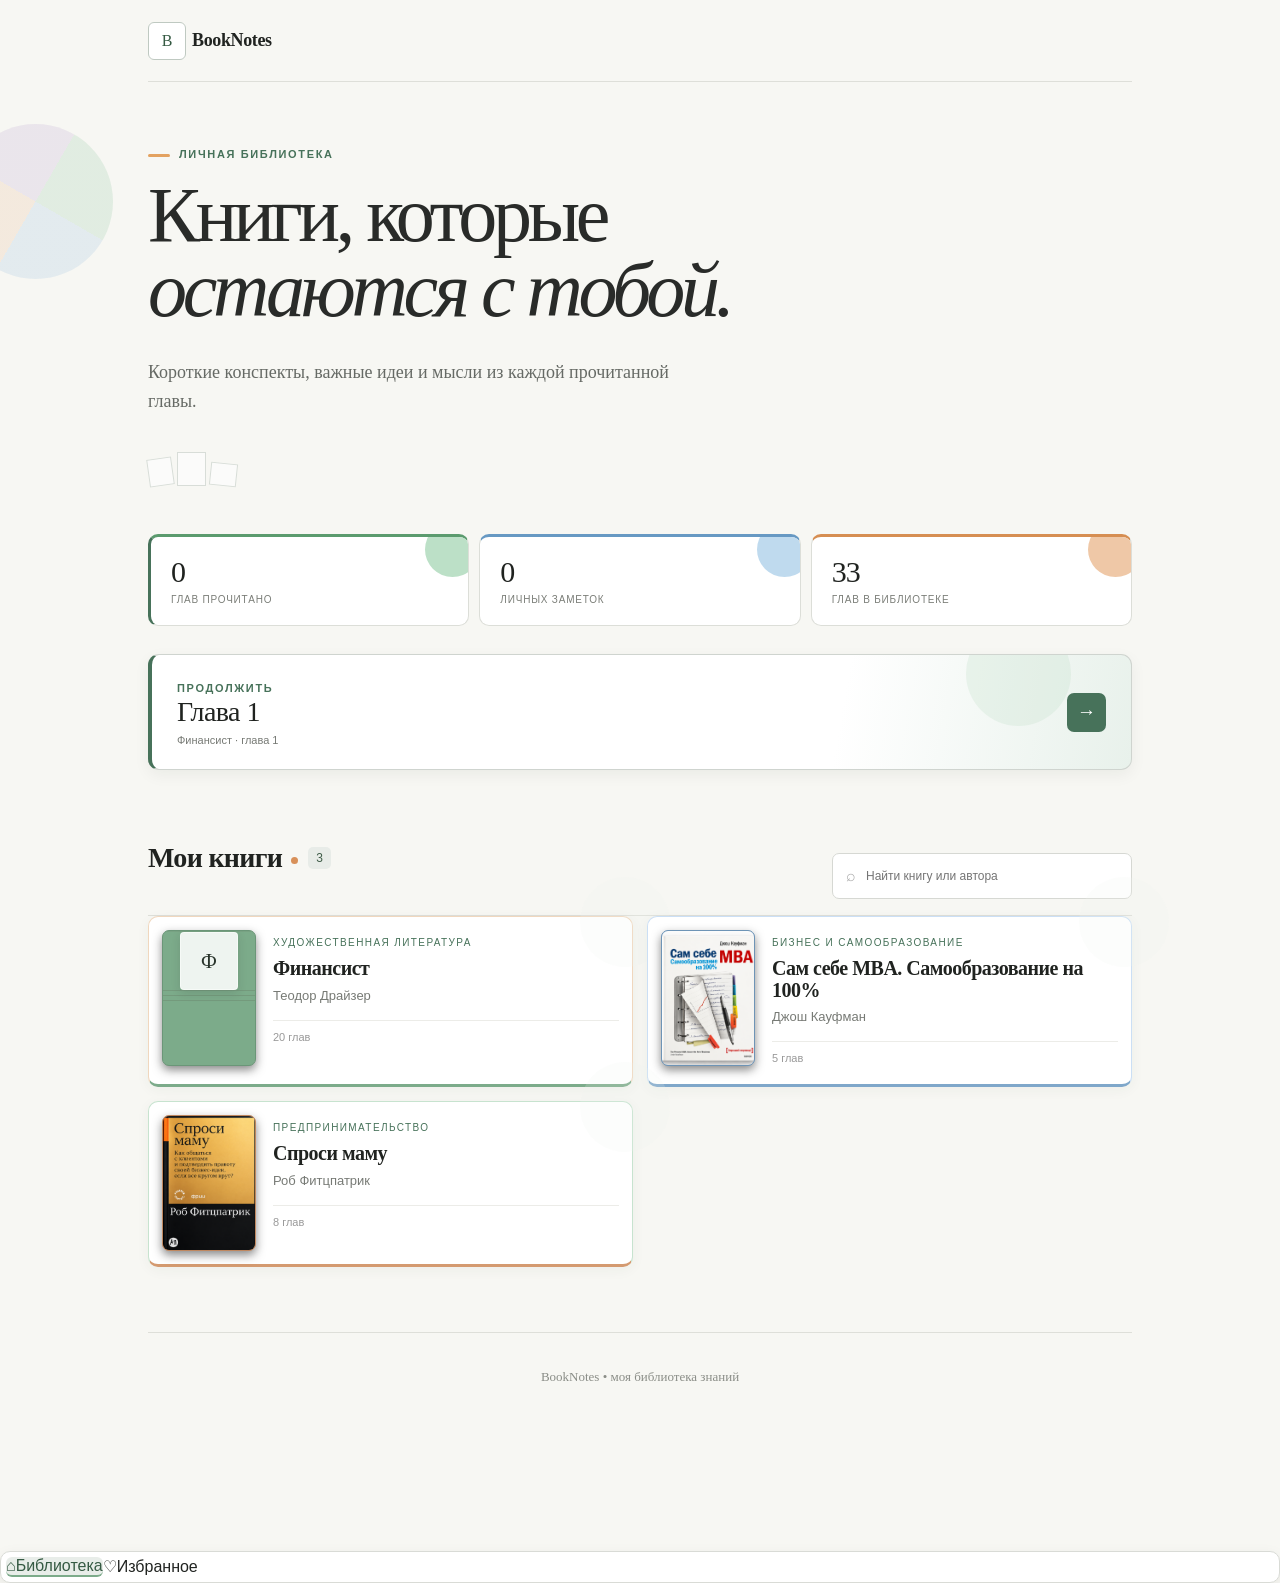
<file: index.html>
<!doctype html><html lang="ru"><head><meta charset="UTF-8"><meta name="viewport" content="width=device-width,initial-scale=1,viewport-fit=cover"><meta name="theme-color" content="#faf9f6" media="(prefers-color-scheme: light)"><meta name="theme-color" content="#151a1b" media="(prefers-color-scheme: dark)"><meta name="color-scheme" content="light dark"><meta name="description" content="Личная библиотека конспектов книг"><meta name="apple-mobile-web-app-capable" content="yes"><meta name="apple-mobile-web-app-title" content="BookNotes"><meta name="mobile-web-app-capable" content="yes"><meta name="apple-mobile-web-app-status-bar-style" content="default"><link rel="manifest" href="./manifest.webmanifest?v=41"><link rel="icon" href="./%D0%98%D0%BA%D0%BE%D0%BD%D0%B0%20%D0%B1%D0%B5%D1%81%D1%82%20.png?icon=41" type="image/png"><link rel="apple-touch-icon" href="./%D0%98%D0%BA%D0%BE%D0%BD%D0%B0%20%D0%B1%D0%B5%D1%81%D1%82%20.png?icon=41"><link rel="stylesheet" href="styles.css?v=53"><title>BookNotes</title></head><body><div class="paper-grain"></div><main id="app"></main><nav id="bottomNav" class="bottom-nav"></nav><div id="toast" class="toast"></div><script src="data.js?v=63"></script><script src="finansist-chapters-7-8.js?v=1"></script><script src="finansist-chapters-9-10.js?v=1"></script><script src="finansist-chapter-13.js?v=1"></script><script src="finansist-chapter-14.js?v=1"></script><script src="finansist-chapter-15.js?v=2"></script><script src="finansist-chapters-16-17.js?v=1"></script><script src="finansist-chapters-18-19.js?v=1"></script><script src="finansist-chapter-20.js?v=1"></script><script src="app-v33.js?v=58"></script></body></html>
</file>
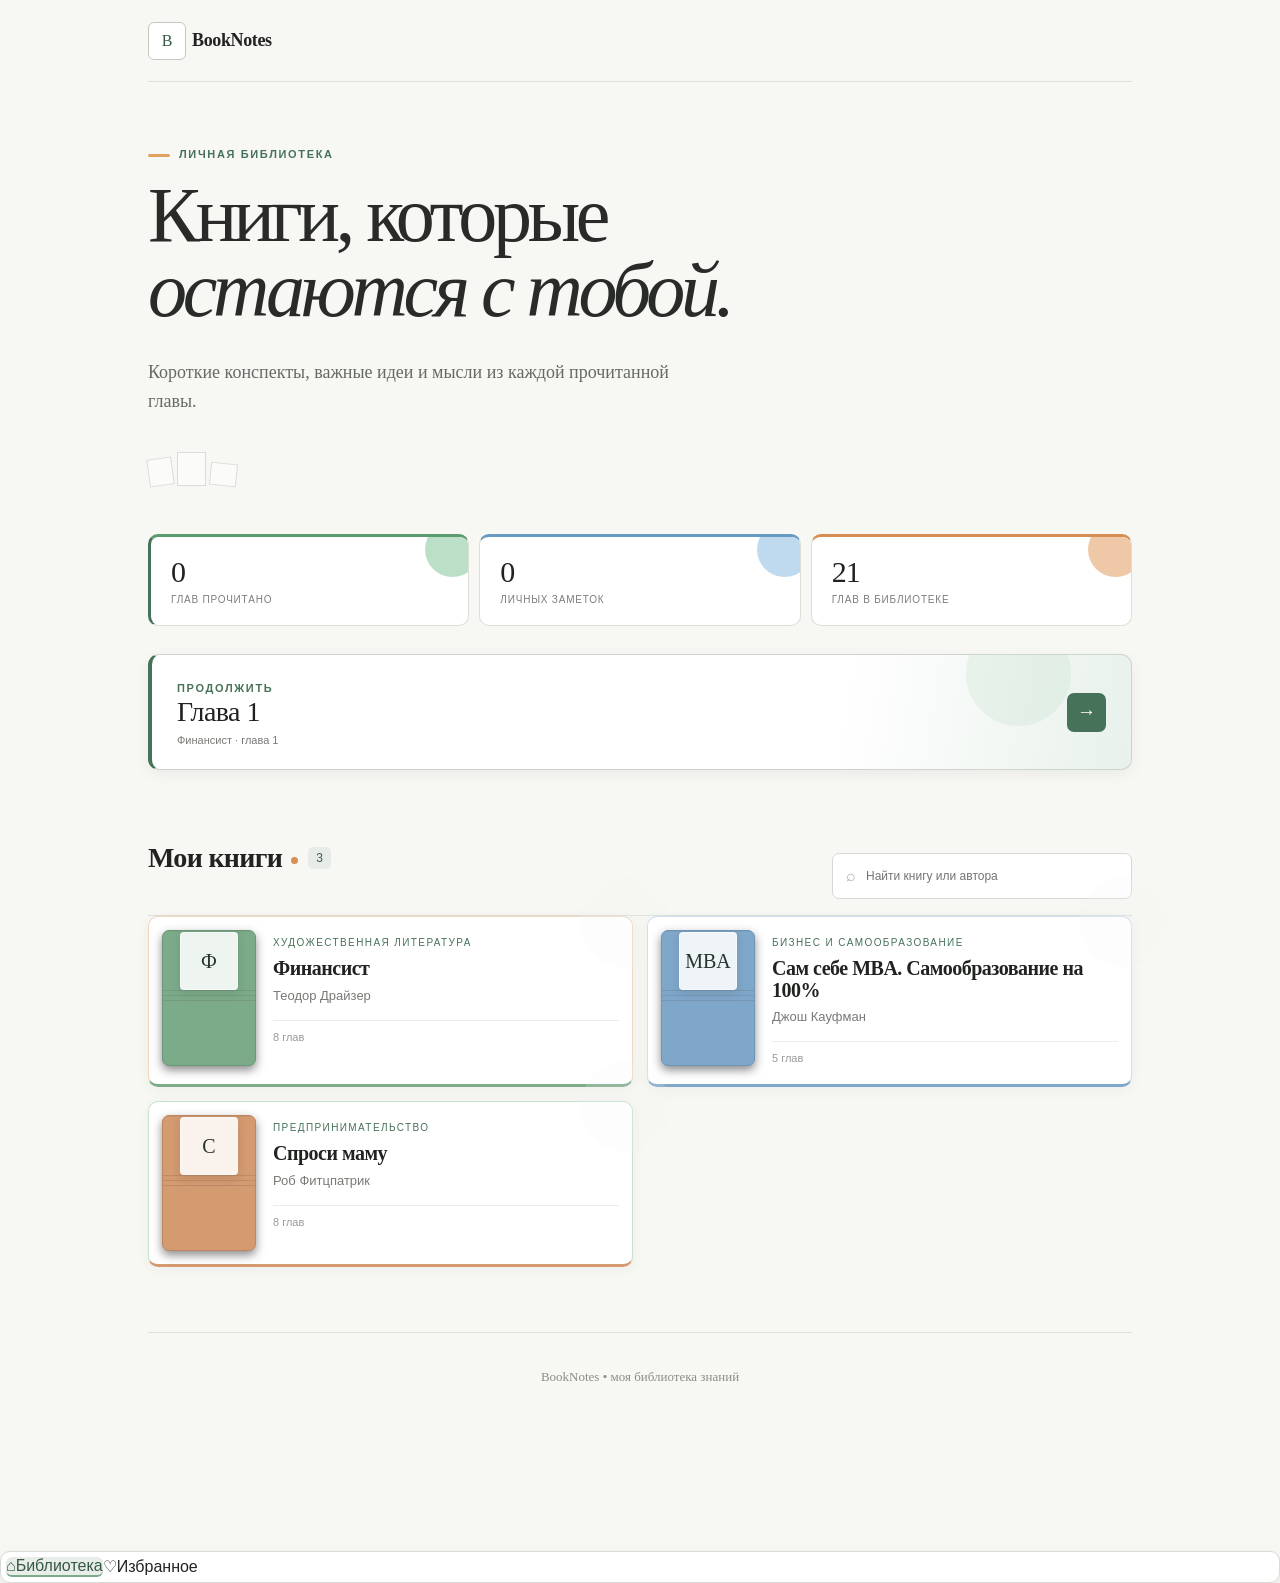
<file: fresh-v26.html>
<!doctype html><html lang="ru"><head><meta charset="UTF-8"><meta name="viewport" content="width=device-width,initial-scale=1,viewport-fit=cover"><meta name="theme-color" content="#faf9f6"><meta name="description" content="Личная библиотека конспектов книг"><meta name="apple-mobile-web-app-capable" content="yes"><meta name="apple-mobile-web-app-status-bar-style" content="default"><link rel="manifest" href="manifest.webmanifest?v=24"><link rel="icon" href="icon.svg?v=23" type="image/svg+xml"><link rel="apple-touch-icon" sizes="512x512" href="apple-touch-icon.png?v=24"><link rel="stylesheet" href="styles.css?v=26"><title>BookNotes</title></head><body><div class="paper-grain"></div><main id="app"></main><nav id="bottomNav" class="bottom-nav"></nav><div id="toast" class="toast"></div><script src="data.js?v=26"></script><script src="app-v26.js"></script></body></html>
</file>
<file: styles.css>
:root{--bg:#faf9f6;--ink:#22211f;--muted:#77736d;--line:#e9e5de;--paper:#fff;--serif:Georgia,"Times New Roman",serif;--sans:Inter,ui-sans-serif,-apple-system,BlinkMacSystemFont,"Segoe UI",sans-serif}*{box-sizing:border-box}html{background:var(--bg);scroll-behavior:smooth}body{margin:0;color:var(--ink);font-family:var(--sans);background:var(--bg);padding-bottom:0}a{color:inherit;text-decoration:none}button,input,textarea{font:inherit}.shell{width:min(1040px,100%);margin:auto;padding:0 28px 70px}.topbar{height:82px;display:grid;grid-template-columns:44px 1fr 44px;align-items:center;border-bottom:1px solid var(--line)}.brand{text-align:center;font-family:var(--serif);font-weight:700;font-size:18px}.brand-mark,.icon-btn{width:38px;height:38px;border:1px solid var(--line);display:grid;place-items:center;border-radius:50%;font-family:var(--serif);background:#fff}.icon-btn{font-size:21px}.top-decoration{text-align:right;color:#aaa49a;font-size:25px}.hero{padding:90px 0 70px;max-width:760px}.eyebrow{font-size:11px;letter-spacing:.2em;font-weight:700;color:#989187;margin:0 0 18px}.hero h1,.book-hero h1,.note h1,.saved-head h1{font-family:var(--serif);font-weight:400;letter-spacing:-.045em;margin:0}.hero h1{font-size:clamp(48px,8vw,82px);line-height:.98}.hero h1 em{font-weight:400;color:#80776b}.lead{font-family:var(--serif);color:var(--muted);font-size:18px;line-height:1.6;max-width:530px;margin:30px 0}.book-line{display:flex;align-items:flex-end;gap:4px;width:100px;height:34px;margin-top:35px}.book-line span,.book-line i{display:block;border:1px solid #bcb5aa;background:#fff}.book-line span:first-child{width:25px;height:28px;transform:rotate(-8deg)}.book-line i{width:29px;height:34px}.book-line span:last-child{width:27px;height:23px;transform:rotate(6deg)}.section{padding:30px 0 65px}.section-head{display:flex;align-items:center;gap:10px;margin-bottom:25px}.section-head h2{font-family:var(--serif);font-size:28px;margin:0}.count{font-size:12px;color:#999;background:#eeece7;border-radius:99px;padding:4px 8px}.library-tools{display:flex;justify-content:space-between;align-items:flex-start;gap:20px}.search{width:300px;height:42px;border:1px solid var(--line);background:#fff;border-radius:12px;display:flex;align-items:center;padding:0 13px;gap:8px;color:#aaa}.search input{border:0;outline:0;width:100%;background:transparent;color:var(--ink);font-size:13px}.books-grid{display:grid;grid-template-columns:repeat(2,minmax(0,1fr));gap:18px}.book-card{background:var(--paper);border:1px solid var(--line);border-radius:18px;padding:20px;display:flex;gap:22px;transition:.2s}.book-card:hover{transform:translateY(-2px);box-shadow:0 12px 35px #29251d0b}.cover,.mini-cover{background:var(--accent);box-shadow:inset 7px 0 10px #0000000b,4px 7px 12px #29251d12}.cover{width:112px;height:158px;flex:none;border-radius:5px 9px 9px 5px;padding:13px;display:flex;flex-direction:column}.cover-rule{height:1px;background:#4d463a33}.cover-symbol{font-family:var(--serif);font-size:35px;margin:auto;text-align:center;color:#423c33}.cover-lines{display:grid;gap:4px}.cover-lines span{height:1px;background:#4d463a2a}.book-meta{padding:7px 0;min-width:0;flex:1}.book-meta>p{font-size:10px;letter-spacing:.14em;color:#999;margin:0 0 10px;text-transform:uppercase}.book-meta h3{font-family:var(--serif);font-size:22px;line-height:1.15;margin:0 0 8px}.book-meta>span{font-size:13px;color:var(--muted)}.progress,.hero-progress>span{display:block;height:4px;border-radius:9px;background:#efede8;overflow:hidden}.progress{margin-top:25px}.progress i,.hero-progress i{height:100%;display:block;background:#81796d;border-radius:9px}.book-foot{display:flex;justify-content:space-between;margin-top:8px;font-size:11px;color:#999}.book-foot b{font-weight:600}footer{text-align:center;color:#aaa49a;font-family:var(--serif);font-size:13px;border-top:1px solid var(--line);padding:35px 0}.book-hero{display:flex;gap:30px;align-items:center;padding:65px 0 45px;border-bottom:1px solid var(--line)}.book-title{flex:1}.book-hero h1{font-size:clamp(38px,6vw,62px)}.author{color:var(--muted);font-family:var(--serif);font-style:italic}.mini-cover{width:100px;height:135px;border-radius:5px 8px 8px 5px;display:flex;flex-direction:column;padding:12px}.mini-cover .cover-symbol{font-size:38px}.hero-progress{max-width:280px;margin-top:22px}.hero-progress>span{height:5px}.hero-progress b{font-size:10px;color:#999;display:block;margin-top:7px;font-weight:500}.chapter-list{border-top:1px solid var(--line)}.chapter-row{display:grid;grid-template-columns:55px 1fr 30px;gap:18px;padding:24px 4px;border-bottom:1px solid var(--line);align-items:start}.chapter-number{font-family:var(--serif);color:#aaa49a;font-size:14px;padding-top:5px}.chapter-row h3{font-family:var(--serif);font-size:21px;margin:0 0 7px}.chapter-row p{color:var(--muted);font-size:13px;line-height:1.5;margin:0;max-width:650px}.status{color:#999;font-size:20px}.chapter-row.done .status{width:25px;height:25px;border-radius:50%;background:#e8eee8;color:#657465;display:grid;place-items:center;font-size:13px}.chapter-title-line{display:flex;gap:8px;align-items:center}.tiny-heart{font-size:11px;color:#8b756c}.reading-shell{max-width:800px}.note{padding:70px 0}.note-head{text-align:center;margin-bottom:55px}.note-head h1{font-size:clamp(42px,7vw,68px)}.read-time{font-size:12px;color:#999;margin-top:18px}.chapter-actions{display:flex;justify-content:center;gap:8px;margin-top:22px}.chapter-actions button,.personal-note button{border:1px solid var(--line);background:#fff;border-radius:99px;padding:10px 14px;font-size:11px;color:#615d57;cursor:pointer}.note-block{margin:38px 0}.intro{position:relative;border-top:1px solid var(--line);border-bottom:1px solid var(--line);padding:35px 20px;text-align:center}.intro p{font-family:var(--serif);font-size:21px;line-height:1.6;margin:0}.ornament{position:absolute;top:-10px;left:50%;transform:translateX(-50%);background:var(--bg);padding:0 12px;color:#aaa49a}.block-label,.quote-card span,.apply-card span,.personal-note span{font-size:10px;letter-spacing:.18em;font-weight:700;color:#999}.ideas{margin-top:10px}.idea{display:grid;grid-template-columns:45px 1fr;border-bottom:1px solid var(--line);padding:21px 0}.idea b{font-family:var(--serif);font-size:13px;color:#aaa49a;font-weight:400}.idea p{font-family:var(--serif);font-size:18px;line-height:1.55;margin:0}.quote-card{background:#efede7;border-radius:16px;padding:30px;margin:45px 0}.quote-card p{font-family:var(--serif);font-size:23px;line-height:1.45;margin:12px 0 0}.apply-card{border:1px solid var(--line);border-radius:16px;padding:24px;display:flex;gap:18px;background:#fff}.apply-icon{width:38px;height:38px;border-radius:50%;background:#f1efe9;display:grid;place-items:center;flex:none}.apply-card p{font-family:var(--serif);font-size:17px;line-height:1.5;margin:7px 0 0;color:#514d47}.personal-note{margin-top:45px;border-top:1px solid var(--line);padding-top:28px}.personal-note>div{display:flex;justify-content:space-between}.personal-note small{color:#aaa;font-size:10px}.personal-note textarea{width:100%;min-height:110px;resize:vertical;margin:15px 0 10px;border:1px solid var(--line);border-radius:14px;padding:15px;background:#fff;outline:none;color:var(--ink);line-height:1.5}.personal-note textarea:focus{border-color:#c7c0b5}.saved-head{padding:75px 0 30px}.saved-head h1{font-size:55px}.saved-head>p:last-child{font-family:var(--serif);color:var(--muted)}.empty{grid-column:1/-1;padding:50px;border:1px dashed #ddd7ce;border-radius:18px;text-align:center;font-family:var(--serif);font-size:20px;color:#777}.empty small{display:block;font-family:var(--sans);font-size:12px;color:#aaa;margin-top:8px}.empty.big{margin-top:15px}.bottom-nav{display:none}.toast{position:fixed;left:50%;bottom:25px;transform:translate(-50%,20px);background:#262522;color:#fff;padding:11px 16px;border-radius:99px;font-size:12px;opacity:0;pointer-events:none;transition:.2s;z-index:20}.toast.show{opacity:1;transform:translate(-50%,0)}
@media(max-width:720px){body{padding-bottom:72px}.shell{padding:0 18px 40px}.topbar{height:68px}.hero{padding:58px 0 48px}.hero h1{font-size:46px}.lead{font-size:16px}.library-tools{display:block}.search{width:100%;margin:-10px 0 22px}.books-grid{grid-template-columns:1fr}.book-card{padding:15px;gap:17px}.cover{width:94px;height:134px}.book-meta h3{font-size:20px}.book-hero{padding:42px 0 34px;gap:19px}.mini-cover{width:78px;height:108px}.book-hero h1{font-size:35px}.hero-progress{margin-top:16px}.chapter-row{grid-template-columns:36px 1fr 25px;gap:10px;padding:21px 0}.chapter-row p{display:-webkit-box;-webkit-line-clamp:2;-webkit-box-orient:vertical;overflow:hidden}.note{padding:45px 0}.note-head{margin-bottom:42px}.note-head h1{font-size:42px}.chapter-actions{flex-wrap:wrap}.intro{padding:30px 8px}.intro p{font-size:19px}.idea{grid-template-columns:38px 1fr}.idea p{font-size:17px}.quote-card{padding:24px}.quote-card p{font-size:21px}.personal-note>div{display:block}.personal-note small{display:block;margin-top:5px}.saved-head{padding:55px 0 20px}.saved-head h1{font-size:42px}.bottom-nav{position:fixed;left:50%;bottom:10px;transform:translateX(-50%);width:min(330px,calc(100% - 28px));height:58px;background:#ffffffed;backdrop-filter:blur(14px);border:1px solid var(--line);border-radius:18px;z-index:10;box-shadow:0 10px 35px #29251d14;align-items:center;justify-content:space-around;padding:5px}.bottom-nav a{width:50%;height:48px;display:flex;flex-direction:column;align-items:center;justify-content:center;gap:2px;font-size:9px;color:#999;border-radius:13px}.bottom-nav a span{font-size:19px;line-height:19px}.bottom-nav a.active{background:#f3f1ec;color:#403d38}.toast{bottom:82px}}
/* Colorful editorial refresh */
:root{--lav:#eee9ff;--blue:#e8f3ff;--mint:#e8f6ee;--peach:#fff0e4;--rose:#fbecef;--sun:#fff5cf}
.hero{position:relative}
.hero:after{content:"";position:absolute;right:3%;top:58px;width:210px;height:210px;border-radius:50%;background:radial-gradient(circle at 35% 35%,#fff8cf 0 24%,#f6e9ff 48%,#e8f4ff 72%,transparent 73%);opacity:.7;filter:blur(.2px);z-index:-1}
.hero .eyebrow{color:#8c78a8}.hero h1 em{background:linear-gradient(90deg,#7f6a9d,#bd7f76,#758e83);-webkit-background-clip:text;background-clip:text;color:transparent}
.book-line span:first-child{background:var(--peach);border-color:#e9c8b0}.book-line i{background:var(--lav);border-color:#cfc4e1}.book-line span:last-child{background:var(--mint);border-color:#bfd7c7}
.book-card{overflow:hidden;position:relative}.book-card:after{content:"";position:absolute;width:90px;height:90px;border-radius:50%;right:-38px;top:-40px;background:color-mix(in srgb,var(--accent,#ddd) 45%,white);opacity:.35}.book-card:nth-child(6n+1) .cover{--accent:#d9ccb7!important}.book-card:nth-child(6n+2) .cover{--accent:#cfdcf2!important}.book-card:nth-child(6n+3) .cover{--accent:#d5e7d8!important}.book-card:nth-child(6n+4) .cover{--accent:#efd5cc!important}.book-card:nth-child(6n+5) .cover{--accent:#ddd4ee!important}.book-card:nth-child(6n) .cover{--accent:#efe2b9!important}
.cover{position:relative;border:1px solid #ffffff66}.cover:after{content:"✦";position:absolute;right:10px;top:9px;font-size:9px;color:#5f574b66}.cover-symbol{width:52px;height:52px;border-radius:50%;display:grid;place-items:center;background:#ffffff55;border:1px solid #ffffff77}
.search{box-shadow:0 7px 24px #3b34270a}.search:focus-within{border-color:#cfc1e1;box-shadow:0 0 0 3px #eee9ff}
.mini-cover{position:relative}.mini-cover:after{content:"✦";position:absolute;right:10px;top:9px;color:#554b3f66;font-size:9px}
.chapter-row{transition:.2s}.chapter-row:hover{padding-left:10px;background:linear-gradient(90deg,#f7f3ff99,transparent);border-radius:12px}.chapter-row.done{background:linear-gradient(90deg,#eff8f2aa,transparent)}
.note-head:before{content:"✦  ·  ✧  ·  ✦";display:block;color:#b6a2ca;font-size:12px;letter-spacing:8px;margin-bottom:28px}
.intro{background:linear-gradient(135deg,#fff,#faf6ff 50%,#f4f9ff);border-radius:18px;border:1px solid #ebe5ef;padding:36px 28px}.intro .ornament{background:#faf7ff;color:#9c84b4;border-radius:50%}
.idea b{width:29px;height:29px;border-radius:50%;background:var(--blue);display:grid;place-items:center;color:#69809a}.idea:nth-child(2n) b{background:var(--mint);color:#678373}.idea:nth-child(3n) b{background:var(--peach);color:#9b7762}
.quote-card{background:linear-gradient(135deg,#fff4d4,#fff9e9);border:1px solid #f0dfaa;position:relative;overflow:hidden}.quote-card:after{content:"“";position:absolute;right:18px;top:-24px;font-family:var(--serif);font-size:110px;color:#e6ca6e2e}.quote-card span{color:#9d8242}
.apply-card{background:linear-gradient(135deg,#eef8f2,#f9fffb);border-color:#dcece2}.apply-icon{background:#dcefe3;color:#527363}.apply-card span{color:#668373}
.personal-note{background:linear-gradient(135deg,#f8f4ff,#fff);border:1px solid #e9e0f2;border-radius:18px;padding:24px;margin-top:45px}.personal-note span{color:#88709f}.personal-note textarea{border-color:#e7dfee;background:#ffffffcc}
.count{background:var(--lav);color:#7e6b92}.tiny-heart{color:#c27d87}
.bottom-nav a.active{background:linear-gradient(135deg,#f1ecff,#edf6ff);color:#5f5470}
.toast{background:linear-gradient(90deg,#39333f,#363b39)}
.saved-head{position:relative}.saved-head:after{content:"♡";position:absolute;right:5%;top:42px;font-family:var(--serif);font-size:110px;color:#eadde733;transform:rotate(10deg)}
@media(max-width:720px){.hero:after{width:135px;height:135px;right:-20px;top:35px;opacity:.55}.intro{padding:30px 18px}.personal-note{padding:18px}.book-card:hover{transform:none}.chapter-row:hover{padding-left:0}}

.dashboard{display:grid;grid-template-columns:repeat(3,1fr);gap:10px;margin:-22px 0 28px}.stat{background:#fff;border:1px solid var(--line);border-radius:16px;padding:20px}.stat b{font-family:var(--serif);font-size:30px;font-weight:400;display:block}.stat span{font-size:10px;color:#999;letter-spacing:.04em}.stat:nth-child(1){background:linear-gradient(135deg,#fff,#f0f8f3)}.stat:nth-child(2){background:linear-gradient(135deg,#fff,#f7f1ff)}.stat:nth-child(3){background:linear-gradient(135deg,#fff,#fff8e5)}
.continue-card{display:flex;justify-content:space-between;align-items:center;padding:25px 28px;border-radius:18px;background:linear-gradient(120deg,#262422,#403a43);color:#fff;margin-bottom:24px;box-shadow:0 14px 35px #29251d18;position:relative;overflow:hidden}.continue-card:after{content:"✦";position:absolute;right:72px;top:-30px;font-size:100px;color:#ffffff0d}.continue-card .eyebrow{color:#c9bccd;margin-bottom:8px}.continue-card h2{font-family:var(--serif);font-weight:400;margin:0;font-size:26px}.continue-card p{margin:6px 0 0;color:#bbb4b1;font-size:11px}.continue-card>b{font-size:28px;font-weight:300}
.chapter-nav{display:grid;grid-template-columns:1fr 1fr;gap:12px;border-top:1px solid var(--line);margin-top:45px;padding-top:24px}.chapter-nav a{border:1px solid var(--line);border-radius:15px;padding:18px;background:#fff;display:flex;flex-direction:column;gap:7px}.chapter-nav a.next{text-align:right;background:linear-gradient(135deg,#fff,#f4f0ff)}.chapter-nav a.finish{background:linear-gradient(135deg,#f1f9f3,#fff)}.chapter-nav small{font-size:9px;letter-spacing:.12em;color:#aaa}.chapter-nav span{font-family:var(--serif);font-size:16px}
@media(max-width:720px){.dashboard{margin:-5px 0 22px;gap:7px}.stat{padding:14px 10px}.stat b{font-size:25px}.stat span{font-size:9px;line-height:1.25;display:block}.continue-card{padding:21px;margin-bottom:12px}.continue-card h2{font-size:22px}.chapter-nav{grid-template-columns:1fr}.chapter-nav i{display:none}.chapter-nav a.next{text-align:left}}

/* Vivid motion system */
body{background:
radial-gradient(circle at 8% 8%,#efe6ff 0,transparent 20%),
radial-gradient(circle at 94% 18%,#dff3ff 0,transparent 18%),
radial-gradient(circle at 20% 82%,#e4f8ec 0,transparent 18%),
radial-gradient(circle at 90% 88%,#fff0d6 0,transparent 20%),var(--bg);background-attachment:fixed}
.paper-grain{position:fixed;inset:0;pointer-events:none;z-index:-1;opacity:.55;background-image:radial-gradient(#8d7ba318 .7px,transparent .7px);background-size:18px 18px;mask-image:linear-gradient(to bottom,#000,transparent 75%)}
#app{transform-origin:50% 20%}.page-in{animation:pageEnter .5s cubic-bezier(.2,.8,.2,1)}
@keyframes pageEnter{from{opacity:0;transform:translateY(12px) scale(.992);filter:blur(3px)}to{opacity:1;transform:none;filter:none}}
.topbar{backdrop-filter:blur(14px);position:relative}.brand-mark{background:linear-gradient(135deg,#eee4ff,#dff2ff);border-color:#d9cbea;box-shadow:0 5px 16px #765e9920;transition:.25s}.brand-mark:hover{transform:rotate(-8deg) scale(1.08)}
.hero:before{content:"";position:absolute;width:310px;height:310px;left:-190px;top:40px;border-radius:50%;background:conic-gradient(from 30deg,#f5c8d7,#e7d7ff,#ccecff,#d7f3df,#fff0bd,#f5c8d7);filter:blur(35px);opacity:.35;animation:blobFloat 9s ease-in-out infinite alternate}
.hero:after{animation:blobFloat 7s ease-in-out infinite alternate-reverse}
@keyframes blobFloat{to{transform:translate(18px,20px) rotate(14deg) scale(1.08)}}
.hero h1{position:relative}.hero h1 em{background:linear-gradient(100deg,#8c63c7,#db7387,#e4a93c,#4a9c83,#5c8dd6,#8c63c7);background-size:250% 100%;-webkit-background-clip:text;background-clip:text;color:transparent;animation:gradientMove 7s linear infinite}
@keyframes gradientMove{to{background-position:250% 0}}
.book-line{animation:softBounce 3.5s ease-in-out infinite}@keyframes softBounce{50%{transform:translateY(-5px) rotate(1deg)}}
.dashboard .stat{transition:.3s cubic-bezier(.2,.8,.2,1);box-shadow:0 8px 28px #392e4c0a}.dashboard .stat:nth-child(1){background:linear-gradient(135deg,#e4f7eb,#fff)}.dashboard .stat:nth-child(2){background:linear-gradient(135deg,#efe4ff,#fff)}.dashboard .stat:nth-child(3){background:linear-gradient(135deg,#fff0c8,#fff)}.dashboard .stat:hover{transform:translateY(-5px) rotate(-1deg);box-shadow:0 15px 35px #392e4c18}
.continue-card{background:linear-gradient(120deg,#7259a8,#527fb0,#4b9a80,#c38a55);background-size:260% 260%;animation:continueGradient 9s ease infinite;transition:.25s}.continue-card:hover{transform:translateY(-4px) scale(1.008);box-shadow:0 20px 45px #66528c35}.continue-card:active{transform:scale(.975)}@keyframes continueGradient{0%,100%{background-position:0 50%}50%{background-position:100% 50%}}
.book-card{transition:.32s cubic-bezier(.2,.8,.2,1);box-shadow:0 8px 25px #3026420b}.book-card:nth-child(6n+1){background:linear-gradient(145deg,#fff,#fff6ec)}.book-card:nth-child(6n+2){background:linear-gradient(145deg,#fff,#eef5ff)}.book-card:nth-child(6n+3){background:linear-gradient(145deg,#fff,#eef9f1)}.book-card:nth-child(6n+4){background:linear-gradient(145deg,#fff,#fff0f3)}.book-card:nth-child(6n+5){background:linear-gradient(145deg,#fff,#f5efff)}.book-card:hover{transform:translateY(-7px) rotate(-.35deg);box-shadow:0 22px 48px #392e4c1b;border-color:#dcd0e7}.book-card:active{transform:translateY(-1px) scale(.975)}
.cover,.mini-cover{transition:.35s cubic-bezier(.2,.8,.2,1);overflow:hidden}.cover:before,.mini-cover:before{content:"";position:absolute;inset:-80% -50%;background:linear-gradient(110deg,transparent 35%,#ffffff80 48%,transparent 60%);transform:translateX(-70%) rotate(10deg);transition:.7s}.book-card:hover .cover:before,.book-hero:hover .mini-cover:before{transform:translateX(70%) rotate(10deg)}.book-card:hover .cover{transform:rotate(-3deg) scale(1.04)}
.chapter-row{position:relative;overflow:hidden;transition:.25s}.chapter-row:hover{background:linear-gradient(90deg,#eee6ffbb,#e8f5ff88,#eaf8ef55);transform:translateX(5px);box-shadow:0 8px 25px #392e4c0c}.chapter-row:active{transform:translateX(2px) scale(.99)}
.chapter-number{transition:.25s}.chapter-row:hover .chapter-number{color:#8465a5;transform:scale(1.15)}
.note-head h1{background:linear-gradient(100deg,#302d32,#69507e,#3d6f78);-webkit-background-clip:text;background-clip:text;color:transparent}.note-head:before{animation:sparkle 2.4s ease-in-out infinite}@keyframes sparkle{50%{opacity:.45;letter-spacing:11px}}
.intro{background:linear-gradient(125deg,#fff7fb,#f3edff,#eef8ff);background-size:220% 220%;animation:cardGradient 8s ease infinite}.quote-card{background:linear-gradient(125deg,#fff0b9,#fff8e2,#ffe9d6);background-size:220% 220%;animation:cardGradient 9s ease infinite}.apply-card{background:linear-gradient(125deg,#e4f7ea,#f5fff8,#e8f6ff);background-size:220% 220%;animation:cardGradient 10s ease infinite}.personal-note{background:linear-gradient(125deg,#f2eaff,#fff,#eaf5ff);background-size:220% 220%;animation:cardGradient 11s ease infinite}@keyframes cardGradient{50%{background-position:100% 100%}}
.idea{transition:.22s}.idea:hover{transform:translateX(6px)}.idea b{transition:.25s}.idea:hover b{transform:rotate(-8deg) scale(1.1)}
.chapter-actions button,.personal-note button,.icon-btn,.bottom-nav a,.chapter-nav a{position:relative;overflow:hidden;transition:transform .16s ease,box-shadow .22s ease,background .22s ease}.chapter-actions button:hover,.personal-note button:hover,.chapter-nav a:hover{transform:translateY(-3px);box-shadow:0 10px 25px #392e4c15}.chapter-actions button:active,.personal-note button:active,.icon-btn:active,.bottom-nav a:active,.chapter-nav a:active{transform:scale(.94)}
.ripple{position:absolute;border-radius:50%;background:#ffffff80;transform:scale(0);animation:ripple .58s ease-out;pointer-events:none;z-index:5}@keyframes ripple{to{transform:scale(2.4);opacity:0}}
.bottom-nav{background:linear-gradient(120deg,#ffffffee,#f7f2ffee,#eef8ffee);box-shadow:0 12px 38px #392e4c20}.bottom-nav a.active{background:linear-gradient(135deg,#e9ddff,#dff2ff);box-shadow:inset 0 0 0 1px #ffffffaa}.bottom-nav a.active span{animation:navPop .35s cubic-bezier(.2,1.6,.4,1)}@keyframes navPop{from{transform:scale(.5) rotate(-12deg)}to{transform:none}}
.toast.show{animation:toastPop .3s cubic-bezier(.2,1.5,.4,1)}@keyframes toastPop{from{transform:translate(-50%,12px) scale(.85)}to{transform:translate(-50%,0) scale(1)}}
@media(prefers-reduced-motion:reduce){*,*:before,*:after{animation-duration:.01ms!important;animation-iteration-count:1!important;transition-duration:.01ms!important}}
@media(max-width:720px){body{background:radial-gradient(circle at 10% 5%,#efe4ff 0,transparent 25%),radial-gradient(circle at 95% 22%,#ddf2ff 0,transparent 24%),radial-gradient(circle at 15% 78%,#e3f7ea 0,transparent 22%),var(--bg)}.hero:before{width:220px;height:220px;left:-160px}.book-card{box-shadow:0 9px 25px #392e4c10}.book-card:active{transform:scale(.97)}}

/* Refined premium balance — calm color, purposeful motion */
body{background:linear-gradient(180deg,#fbfaf8 0%,#f8f7f4 100%)!important;background-attachment:scroll!important}
.paper-grain{opacity:.22!important;background-size:24px 24px!important}
.hero:before{display:none!important}.hero:after{width:190px!important;height:190px!important;right:4%!important;top:70px!important;background:linear-gradient(135deg,#f1e9ff,#e6f3ff)!important;filter:blur(1px)!important;opacity:.52!important;animation:none!important}
.hero h1 em{background:linear-gradient(90deg,#806a9b,#a77882,#688a80)!important;-webkit-background-clip:text!important;background-clip:text!important;color:transparent!important;animation:none!important}
.book-line{animation:none!important}
.dashboard .stat{background:#fff!important}.dashboard .stat:nth-child(1){border-top:3px solid #a9ceb7}.dashboard .stat:nth-child(2){border-top:3px solid #c5b1dd}.dashboard .stat:nth-child(3){border-top:3px solid #e3c77e}.dashboard .stat:hover{transform:translateY(-3px)!important;box-shadow:0 12px 28px #392e4c10!important}
.continue-card{background:linear-gradient(120deg,#5f556c,#6f7183)!important;background-size:auto!important;animation:none!important;box-shadow:0 12px 30px #39314018!important}.continue-card:hover{transform:translateY(-3px)!important;box-shadow:0 16px 34px #39314022!important}
.book-card{background:#fff!important;box-shadow:0 7px 22px #30264208!important}.book-card:hover{transform:translateY(-4px)!important;box-shadow:0 15px 34px #392e4c12!important;border-color:#ded8e3!important}.book-card:after{opacity:.18!important}.cover:before,.mini-cover:before{display:none!important}.book-card:hover .cover{transform:rotate(-1.5deg) scale(1.025)!important}
.chapter-row:hover{background:#f7f4fa!important;transform:translateX(3px)!important;box-shadow:none!important}
.note-head h1{background:none!important;color:var(--ink)!important}.note-head:before{animation:none!important;letter-spacing:8px!important;color:#b4a4c2!important}
.intro{background:#f7f3fb!important;animation:none!important;border-color:#e9e1ef!important}.quote-card{background:#fff6dc!important;animation:none!important;border-color:#eee0b5!important}.apply-card{background:#edf7f1!important;animation:none!important;border-color:#dbeadf!important}.personal-note{background:#f4f1f8!important;animation:none!important;border-color:#e6dfeb!important}
.idea:hover{transform:translateX(3px)!important}.idea:hover b{transform:scale(1.05)!important}
.bottom-nav{background:#ffffffed!important}.bottom-nav a.active{background:#f0ebf6!important;box-shadow:none!important}.bottom-nav a.active span{animation:none!important}
.page-in{animation:pageEnter .32s ease-out!important}@keyframes pageEnter{from{opacity:0;transform:translateY(7px)}to{opacity:1;transform:none}}
@media(max-width:720px){body{background:#faf9f7!important}.hero:after{width:115px!important;height:115px!important;right:-18px!important;top:48px!important}.book-card{box-shadow:0 6px 18px #392e4c09!important}}

/* Monochrome + green final direction */
:root{--green:#477a5b;--green-dark:#315c43;--green-soft:#edf5ef;--green-line:#d6e6da}
body{background:#fafaf8!important}
.paper-grain{opacity:.14!important;background-image:radial-gradient(#1d241f12 .7px,transparent .7px)!important}
.hero:after,.hero:before{display:none!important}
.hero h1 em,.note-head h1{background:none!important;-webkit-background-clip:initial!important;background-clip:initial!important;color:var(--ink)!important;animation:none!important}
.eyebrow{color:var(--green)!important}
.brand-mark{background:var(--green-soft)!important;border-color:var(--green-line)!important;color:var(--green-dark)!important;box-shadow:none!important}
.book-line span,.book-line i{background:var(--green-soft)!important;border-color:var(--green-line)!important}
.dashboard .stat{background:#fff!important;border-top:1px solid var(--line)!important}.dashboard .stat:first-child{border-top:3px solid var(--green)!important}.dashboard .stat b{color:var(--ink)!important}
.continue-card{background:#303632!important;color:#fff!important}.continue-card .eyebrow{color:#b9d1c1!important}.continue-card:after{color:#ffffff0b!important}
.book-card{background:#fff!important}.book-card:after{background:var(--green-soft)!important}
.cover,.mini-cover{--accent:#dce8df!important;background:#dce8df!important}.cover-symbol{background:#f8fbf9!important;color:var(--green-dark)!important}.cover:after,.mini-cover:after{color:var(--green)!important}
.progress i,.hero-progress i{background:var(--green)!important}
.search:focus-within{border-color:#9fc1aa!important;box-shadow:0 0 0 3px #edf5ef!important}
.count{background:var(--green-soft)!important;color:var(--green-dark)!important}
.chapter-row:hover{background:#f1f6f2!important}.chapter-number,.chapter-row:hover .chapter-number{color:var(--green)!important}.tiny-heart{color:var(--green)!important}
.note-head:before{color:#8fb29a!important}
.intro,.quote-card,.apply-card,.personal-note{background:#fff!important;border-color:var(--line)!important;animation:none!important}
.intro{border-left:3px solid var(--green)!important}.intro .ornament{background:var(--green-soft)!important;color:var(--green)!important}
.idea b{background:var(--green-soft)!important;color:var(--green-dark)!important}
.idea:nth-child(2n) b,.idea:nth-child(3n) b{background:var(--green-soft)!important;color:var(--green-dark)!important}
.quote-card{border-left:3px solid var(--green)!important}.quote-card span,.apply-card span,.personal-note span{color:var(--green)!important}.quote-card:after{color:#477a5b12!important}
.apply-card{background:#f7faf8!important}.apply-icon{background:var(--green-soft)!important;color:var(--green-dark)!important}
.personal-note{background:#fafafa!important}.personal-note textarea{background:#fff!important;border-color:#dde4df!important}.personal-note button{background:var(--green)!important;color:#fff!important}.personal-note button:hover{background:var(--green-dark)!important}
.chapter-actions button{border-color:#d9e2dc!important}.chapter-actions button:hover{background:var(--green-soft)!important;color:var(--green-dark)!important}
.chapter-nav a,.chapter-nav a.next,.chapter-nav a.finish{background:#fff!important}.chapter-nav a:hover{border-color:#b7cdbd!important;background:#f6faf7!important}
.bottom-nav{background:#fffffff2!important}.bottom-nav a.active{background:var(--green-soft)!important;color:var(--green-dark)!important}
.saved-head:after{color:#477a5b0d!important}
.toast{background:#303632!important}
@media(max-width:720px){body{background:#fafaf8!important}}

/* Light colorful v8 */
body{background:#fcfbf8!important;color:#292b29!important}
.hero h1,.hero h1 em,.note-head h1{color:#292b29!important;background:none!important;-webkit-text-fill-color:initial!important}
.hero:after{display:block!important;width:150px!important;height:150px!important;right:4%!important;top:72px!important;border-radius:42% 58% 60% 40%!important;background:linear-gradient(135deg,#dff3e7,#e6f1ff,#f3e8ff)!important;opacity:.65!important;filter:none!important;animation:none!important}
.eyebrow{color:#5d8d6c!important}
.brand-mark{background:#e5f3e9!important;border-color:#cfe4d5!important}
.dashboard .stat{border-top:0!important}.dashboard .stat:nth-child(1){background:#eaf6ee!important;border:1px solid #d9ebdf!important}.dashboard .stat:nth-child(2){background:#eef4ff!important;border:1px solid #dce6f7!important}.dashboard .stat:nth-child(3){background:#fff3e8!important;border:1px solid #f3e1cf!important}
.continue-card{background:linear-gradient(120deg,#e5f3e9,#edf6ff)!important;color:#29342d!important;border:1px solid #d5e7db!important;box-shadow:0 10px 28px #405e4910!important}.continue-card .eyebrow{color:#568166!important}.continue-card p{color:#68756d!important}.continue-card:after{color:#5d8d6c10!important}
.book-card:nth-child(6n+1){background:#fff8f0!important}.book-card:nth-child(6n+2){background:#f1f6ff!important}.book-card:nth-child(6n+3){background:#eff8f2!important}.book-card:nth-child(6n+4){background:#fff2f3!important}.book-card:nth-child(6n+5){background:#f7f1ff!important}.book-card:nth-child(6n){background:#fff9e8!important}
.cover,.mini-cover{background:#dfeee4!important}.book-card:nth-child(6n+2) .cover{background:#dfe9f7!important}.book-card:nth-child(6n+3) .cover{background:#dcecdf!important}.book-card:nth-child(6n+4) .cover{background:#f1dfe2!important}.book-card:nth-child(6n+5) .cover{background:#e9e0f3!important}.book-card:nth-child(6n) .cover{background:#f2e8ca!important}
.chapter-row:hover{background:#f1f7f3!important}
.intro{background:#f3f8ff!important;border-color:#e0eaf5!important;border-left:3px solid #8fb4d7!important}.intro .ornament{background:#e4f0fa!important;color:#668eaf!important}
.idea:nth-child(3n+1) b{background:#e8f4ec!important;color:#4f7d5e!important}.idea:nth-child(3n+2) b{background:#e8f1fb!important;color:#587b9a!important}.idea:nth-child(3n) b{background:#f2e9fa!important;color:#7e6495!important}
.quote-card{background:#fff5df!important;border-color:#efdfba!important;border-left:3px solid #dfb85b!important}.quote-card span{color:#a17d2d!important}
.apply-card{background:#edf8f1!important;border-color:#d9ebdf!important}.apply-card span{color:#568166!important}
.personal-note{background:#f7f3fb!important;border-color:#e8e0ef!important}.personal-note span{color:#806895!important}
.bottom-nav a.active{background:#e8f4ec!important;color:#477a5b!important}
.chapter-actions button:hover{background:#edf6f0!important}
.toast{background:#435148!important}
@media(max-width:720px){.hero:after{width:90px!important;height:90px!important;right:-8px!important;top:58px!important}}

/* Crisp colorful v10 — brighter, not louder */
:root{--green:#3f8558;--green-dark:#28643f}
body{background:#fbfbf9!important}
.paper-grain{display:none!important}
.hero:after{background:linear-gradient(135deg,#bfe7ca,#c9e3fa,#e0cef4)!important;opacity:.48!important;border:1px solid #ffffff!important}
.dashboard .stat{box-shadow:0 5px 16px #24352a0b!important}
.dashboard .stat:nth-child(1){background:#dff3e5!important;border:1px solid #bfe0c8!important}
.dashboard .stat:nth-child(2){background:#e3effc!important;border:1px solid #c4daf1!important}
.dashboard .stat:nth-child(3){background:#ffead7!important;border:1px solid #efd0b4!important}
.continue-card{background:#e1f2e6!important;border:1px solid #b9d9c2!important;color:#263b2d!important;box-shadow:0 7px 18px #36584112!important}
.continue-card:hover{background:#d8eddf!important;box-shadow:0 11px 24px #36584118!important}
.book-card{border:1px solid #e4e3df!important;box-shadow:0 5px 15px #27302a0a!important}
.book-card:nth-child(6n+1){background:#fff2e5!important;border-color:#f0d7be!important}.book-card:nth-child(6n+2){background:#eaf3ff!important;border-color:#cbdff5!important}.book-card:nth-child(6n+3){background:#e7f5eb!important;border-color:#c7e3cf!important}.book-card:nth-child(6n+4){background:#ffecef!important;border-color:#f0ccd2!important}.book-card:nth-child(6n+5){background:#f1e9fb!important;border-color:#dac9eb!important}.book-card:nth-child(6n){background:#fff5d9!important;border-color:#ecdda9!important}
.cover,.mini-cover{background:#cce7d4!important;border:1px solid #a9d0b4!important;box-shadow:0 7px 16px #315d3e12!important}
.book-card:nth-child(6n+2) .cover{background:#cddff3!important;border-color:#aecae7!important}.book-card:nth-child(6n+3) .cover{background:#cce7d4!important;border-color:#acd2b7!important}.book-card:nth-child(6n+4) .cover{background:#efd1d6!important;border-color:#dfb5bd!important}.book-card:nth-child(6n+5) .cover{background:#dfd0ef!important;border-color:#c9b3df!important}.book-card:nth-child(6n) .cover{background:#eee0ae!important;border-color:#dac987!important}
.progress{background:#e5e7e4!important}.progress i,.hero-progress i{background:#3f8558!important}
.search{background:#fff!important;border:1px solid #deded9!important;box-shadow:0 3px 10px #29342d08!important}
.search:focus-within{border-color:#78ae88!important;box-shadow:0 0 0 3px #dcefe2!important}
.chapter-row{border-bottom-color:#e3e4e1!important}.chapter-row:hover{background:#eaf5ed!important}
.intro{background:#eaf4fd!important;border:1px solid #cbdff0!important;border-left:4px solid #6fa5d1!important}
.quote-card{background:#fff0c9!important;border:1px solid #ead28d!important;border-left:4px solid #d4a83c!important}
.apply-card{background:#e5f4e9!important;border:1px solid #c2dfca!important}
.personal-note{background:#f1e9f8!important;border:1px solid #dac9e8!important}
.idea:nth-child(3n+1) b{background:#cfe9d6!important}.idea:nth-child(3n+2) b{background:#d3e6f7!important}.idea:nth-child(3n) b{background:#e3d5f0!important}
.bottom-nav{border:1px solid #e1e2df!important;box-shadow:0 8px 25px #28322c12!important}.bottom-nav a.active{background:#dcefe2!important}
.chapter-actions button,.chapter-nav a{border-color:#d9dcd8!important;background:#fff!important}
.chapter-actions button:hover,.chapter-nav a:hover{border-color:#a9cdb3!important;background:#eaf5ed!important}
@media(max-width:720px){.dashboard .stat{box-shadow:none!important}.book-card{box-shadow:0 4px 12px #27302a09!important}}

/* v11 — polished editorial system */
:root{--radius:20px;--shadow:0 8px 24px rgba(39,48,42,.07);--shadow-up:0 16px 36px rgba(39,48,42,.11)}
.shell{max-width:1040px!important}
.topbar{padding-top:18px!important;padding-bottom:18px!important}.brand{font-weight:650!important;letter-spacing:-.02em}.brand-mark{border-radius:11px!important}
.hero{padding-top:74px!important;padding-bottom:62px!important}.hero h1{letter-spacing:-.045em!important;line-height:.98!important;max-width:720px!important}.hero .lead{max-width:560px!important;line-height:1.65!important}
.section-head h2{letter-spacing:-.025em!important}.library-tools{align-items:end!important}
.dashboard{gap:12px!important}.stat{border-radius:18px!important;padding:21px 22px!important}.stat b{font-size:32px!important;letter-spacing:-.03em!important}.stat span{font-size:10px!important;text-transform:uppercase;letter-spacing:.08em!important}
.continue-card{border-radius:20px!important;padding:27px 30px!important}.continue-card h2{font-size:28px!important;letter-spacing:-.02em!important}.continue-card>b{width:43px;height:43px;border-radius:50%;display:grid;place-items:center;background:#fff9;border:1px solid #fff!important;transition:.2s}.continue-card:hover>b{transform:translateX(3px)}
.books-grid{gap:18px!important}.book-card{border-radius:22px!important;padding:16px!important;gap:17px!important;box-shadow:var(--shadow)!important}.book-card:hover{box-shadow:var(--shadow-up)!important}.cover{border-radius:16px!important;min-height:210px!important}.cover-rule{opacity:.45}.cover-symbol{width:58px!important;height:58px!important;font-size:20px!important}.book-meta h3{font-size:21px!important;line-height:1.08!important;letter-spacing:-.025em!important}.book-meta>span{line-height:1.4!important}.book-foot{padding-top:10px!important}
.search{border-radius:14px!important;min-width:260px!important;height:46px!important}.search input{font-size:12px!important}
.book-hero{border-radius:24px!important;background:#fff!important;border:1px solid #e6e5e1!important;padding:34px!important;margin-top:28px!important;box-shadow:var(--shadow)!important}.mini-cover{border-radius:17px!important;box-shadow:0 12px 26px #304b3715!important}.book-title h1{letter-spacing:-.04em!important}.hero-progress>span{height:7px!important;border-radius:99px!important}
.chapters-section{padding-top:42px!important}.chapter-list{background:#fff;border:1px solid #e6e5e1;border-radius:20px;padding:4px 16px;box-shadow:0 5px 18px #27302a08}.chapter-row{border-radius:13px!important;padding-left:8px!important;padding-right:8px!important}.chapter-row:last-child{border-bottom:0!important}.chapter-title-line h3{letter-spacing:-.015em!important}.status{width:34px;height:34px;border-radius:50%;display:grid;place-items:center;background:#f5f6f4;transition:.2s}.chapter-row:hover .status{background:#dcefe2;color:#3f8558;transform:translateX(2px)}
.reading-shell{max-width:880px!important}.note{padding-bottom:80px!important}.note-head{padding-top:58px!important}.note-head h1{letter-spacing:-.045em!important;line-height:1.03!important}.read-time{display:inline-flex!important;padding:7px 11px!important;border-radius:99px;background:#f3f4f1!important}.chapter-actions{gap:9px!important}.chapter-actions button{border-radius:99px!important;padding:10px 15px!important}
.note-block,.quote-card,.apply-card,.personal-note{border-radius:20px!important}.intro{padding:34px!important;font-size:18px!important;line-height:1.72!important}.ideas{gap:4px!important}.idea{border-radius:14px;padding:15px 12px!important}.idea:hover{background:#fafaf8!important}.idea p{line-height:1.6!important}
.quote-card,.apply-card{padding:27px 29px!important}.quote-card p,.apply-card p{line-height:1.58!important}.personal-note{padding:27px!important}.personal-note textarea{border-radius:14px!important;min-height:125px!important;padding:16px!important}.personal-note button{border-radius:12px!important}
.chapter-nav a{border-radius:17px!important;padding:20px!important}.chapter-nav span{line-height:1.25!important}
.bottom-nav{border-radius:18px!important;padding:5px!important}.bottom-nav a{border-radius:13px!important}
.empty{border-radius:20px!important}
@media(max-width:720px){.shell{padding-left:17px!important;padding-right:17px!important}.hero{padding-top:48px!important;padding-bottom:42px!important}.hero h1{font-size:43px!important}.dashboard{gap:8px!important}.stat{padding:16px 12px!important}.stat b{font-size:27px!important}.continue-card{padding:22px!important}.continue-card h2{font-size:23px!important}.books-grid{gap:12px!important}.book-card{border-radius:19px!important;padding:13px!important}.cover{min-height:170px!important}.book-hero{padding:22px!important;border-radius:20px!important}.chapter-list{padding:3px 8px!important;border-radius:17px!important}.intro{padding:25px 21px!important;font-size:16px!important}.quote-card,.apply-card,.personal-note{padding:22px!important}}

/* v12 — sharper editorial redesign */
:root{--ink:#202320;--muted:#777a75;--line:#dedfd9;--green:#47725a;--green-dark:#315440;--bg:#f7f7f3;--radius:12px;--shadow:0 5px 16px rgba(25,31,27,.055);--shadow-up:0 10px 24px rgba(25,31,27,.09)}
body{background:#f7f7f3!important;color:var(--ink)!important}
.shell{max-width:1080px!important}
.topbar{border-bottom:1px solid #dedfd9!important}.brand-mark{border-radius:6px!important;background:#fff!important;border:1px solid #bfc9c1!important;color:#355a43!important}.brand{font-weight:700!important}.top-decoration{color:#8b8e88!important}
.hero{padding-top:66px!important;padding-bottom:48px!important}.hero:after{display:none!important}.hero h1{font-size:clamp(48px,7vw,78px)!important;line-height:.96!important;letter-spacing:-.055em!important}.hero .lead{color:#666a65!important}.eyebrow{color:#47725a!important;font-weight:700!important;letter-spacing:.15em!important}
.book-line{opacity:.55!important}.book-line span,.book-line i{background:#fff!important;border-color:#bfc9c1!important}
.dashboard{gap:10px!important}.dashboard .stat{background:#fff!important;border:1px solid #dcded8!important;border-radius:10px!important;box-shadow:none!important;padding:18px 20px!important}.dashboard .stat:nth-child(1),.dashboard .stat:nth-child(2),.dashboard .stat:nth-child(3){background:#fff!important;border:1px solid #dcded8!important}.dashboard .stat:first-child{border-left:3px solid #47725a!important}.stat b{font-family:var(--serif)!important;font-size:30px!important}.stat span{color:#7b7e78!important}
.continue-card{border-radius:11px!important;background:#fff!important;border:1px solid #cfd4cf!important;color:#202320!important;box-shadow:var(--shadow)!important;padding:23px 25px!important}.continue-card .eyebrow{color:#47725a!important}.continue-card p{color:#777a75!important}.continue-card>b{background:#47725a!important;color:#fff!important;border:0!important;border-radius:7px!important;width:39px!important;height:39px!important}.continue-card:hover{background:#fff!important;border-color:#aebbb1!important;box-shadow:var(--shadow-up)!important}
.library-tools{border-bottom:1px solid #dedfd9;padding-bottom:16px!important}.count{background:#e8ece8!important;color:#405d49!important;border-radius:5px!important}
.search{border-radius:7px!important;border:1px solid #d6d8d3!important;box-shadow:none!important}.search:focus-within{border-color:#78917f!important;box-shadow:0 0 0 2px #dfe7e1!important}
.books-grid{gap:14px!important}.book-card{border-radius:10px!important;background:#fff!important;border:1px solid #dedfd9!important;padding:13px!important;box-shadow:none!important}.book-card:nth-child(n){background:#fff!important}.book-card:hover{transform:translateY(-3px)!important;border-color:#c5c9c3!important;box-shadow:var(--shadow)!important}
.cover{border-radius:6px!important;min-height:205px!important;box-shadow:0 4px 10px #2228!important}.cover,.mini-cover{background:#d8dfd9!important;border:1px solid #c1c9c2!important}.book-card:nth-child(5n+2) .cover{background:#d8e0e7!important;border-color:#c0cad4!important}.book-card:nth-child(5n+3) .cover{background:#e4d8cf!important;border-color:#d2c1b5!important}.book-card:nth-child(5n+4) .cover{background:#ddd7e4!important;border-color:#c9c0d2!important}.book-card:nth-child(5n) .cover{background:#e5dfc9!important;border-color:#d1c7a8!important}.cover-symbol{border-radius:4px!important;background:#ffffffa8!important}.book-meta p{color:#47725a!important}.book-meta h3{font-size:20px!important}.progress{height:4px!important;background:#e6e7e3!important}.progress i,.hero-progress i{background:#47725a!important}
.book-hero{border-radius:10px!important;border:1px solid #dcded8!important;box-shadow:none!important;padding:30px!important}.mini-cover{border-radius:6px!important;box-shadow:0 6px 15px #2222!important}.hero-progress>span{height:5px!important}
.chapter-list{border-radius:9px!important;border:1px solid #dcded8!important;box-shadow:none!important;background:#fff!important;padding:0 13px!important}.chapter-row{border-radius:5px!important}.chapter-row:hover{background:#f1f3ef!important}.chapter-number{color:#47725a!important}.status{border-radius:5px!important;background:#f0f1ee!important}.chapter-row:hover .status{background:#dfe8e1!important}
.note-head:before{color:#89958c!important}.read-time{border-radius:5px!important;background:#eff0ed!important}.chapter-actions button{border-radius:6px!important}.note-block,.quote-card,.apply-card,.personal-note{border-radius:8px!important;box-shadow:none!important}
.intro{background:#fff!important;border:1px solid #d8dcd7!important;border-left:3px solid #6d8e77!important}.intro .ornament{border-radius:4px!important;background:#e6ece7!important;color:#47725a!important}
.idea{border-radius:5px!important}.idea:hover{background:#f2f3f0!important}.idea b,.idea:nth-child(3n+1) b,.idea:nth-child(3n+2) b,.idea:nth-child(3n) b{border-radius:4px!important;background:#eceeea!important;color:#555e57!important}
.quote-card{background:#f5f1e6!important;border:1px solid #ded4ba!important;border-left:3px solid #aa8e52!important}.quote-card span{color:#806b3e!important}
.apply-card{background:#edf2f4!important;border:1px solid #d4dfe3!important}.apply-card span{color:#58727c!important}.apply-icon{background:#dde7ea!important;color:#506a74!important;border-radius:5px!important}
.personal-note{background:#f1eff3!important;border:1px solid #ded9e2!important}.personal-note span{color:#6e6275!important}.personal-note textarea{border-radius:5px!important}.personal-note button{border-radius:5px!important;background:#3e654d!important}
.chapter-nav a{border-radius:7px!important}.chapter-nav a.next,.chapter-nav a.finish{background:#fff!important}
.bottom-nav{border-radius:10px!important;background:#fff!important;border:1px solid #d9dbd6!important;box-shadow:0 5px 16px #2221!important}.bottom-nav a{border-radius:6px!important}.bottom-nav a.active{background:#e8ede9!important;color:#355a43!important}
.toast{background:#292e2a!important;border-radius:6px!important}
@media(max-width:720px){.hero h1{font-size:44px!important}.dashboard .stat{padding:14px 12px!important}.book-card{border-radius:8px!important}.cover{border-radius:5px!important}.book-hero{border-radius:8px!important}.chapter-list{border-radius:7px!important}.note-block,.quote-card,.apply-card,.personal-note{border-radius:7px!important}}

/* v13 — perfectly center continue arrow */
.continue-card>b{
  display:flex!important;
  align-items:center!important;
  justify-content:center!important;
  width:39px!important;
  height:39px!important;
  min-width:39px!important;
  padding:0!important;
  margin:0!important;
  line-height:1!important;
  text-align:center!important;
  font-size:0!important;
}
.continue-card>b::before{
  content:"→";
  display:block;
  font-size:19px;
  line-height:1;
  transform:translateY(-1px);
}

/* v14 — lively home screen only */
.hero{position:relative!important;overflow:visible!important}
.hero:before{content:"";display:block!important;position:absolute;right:3%;top:42px;width:155px;height:155px;border-radius:50%;background:conic-gradient(from 30deg,#70b887 0 25%,#7caed8 25% 50%,#e5a56f 50% 75%,#a98bc5 75%);opacity:.16;filter:none!important;z-index:-1}
.hero .eyebrow:before{content:"";display:inline-block;width:22px;height:3px;background:#e3a260;margin-right:9px;vertical-align:middle;border-radius:2px}
.dashboard .stat{position:relative!important;overflow:hidden!important}
.dashboard .stat:after{content:"";position:absolute;right:-12px;top:-15px;width:55px;height:55px;border-radius:50%;opacity:.95}
.dashboard .stat:nth-child(1):after{background:#b9dfc4}.dashboard .stat:nth-child(2):after{background:#bcd8ee}.dashboard .stat:nth-child(3):after{background:#efc6a3}
.dashboard .stat:nth-child(1){border-top:3px solid #5b9b6e!important}.dashboard .stat:nth-child(2){border-top:3px solid #6799c3!important}.dashboard .stat:nth-child(3){border-top:3px solid #d68e52!important}
.continue-card{position:relative!important;overflow:hidden!important;border-left:4px solid #47725a!important;background:linear-gradient(100deg,#fff 0 70%,#e8f1eb 100%)!important}
.continue-card:after{content:"";position:absolute;display:block!important;right:60px;top:-34px;width:105px;height:105px;border-radius:50%;background:#b8d9c2;opacity:.24;color:transparent!important}
.continue-card>b{position:relative;z-index:2;background:#47725a!important}
.library-tools h2:after{content:"";display:inline-block;width:7px;height:7px;border-radius:50%;background:#d89059;margin-left:9px;vertical-align:middle}
.book-card .cover{position:relative!important;overflow:hidden!important}
.book-card:nth-child(5n+1) .cover{background:#7cab8a!important;border-color:#6b9678!important}.book-card:nth-child(5n+2) .cover{background:#7fa7ca!important;border-color:#6e94b6!important}.book-card:nth-child(5n+3) .cover{background:#d49a70!important;border-color:#bf875f!important}.book-card:nth-child(5n+4) .cover{background:#9b83b2!important;border-color:#89719f!important}.book-card:nth-child(5n) .cover{background:#c8a85f!important;border-color:#b4954f!important}
.book-card .cover-symbol{background:#ffffffde!important;color:#28332b!important;box-shadow:0 3px 10px #2222!important}
.book-card .cover:before{content:"";position:absolute;left:12px;top:12px;width:24px;height:4px;border-radius:5px;background:#ffffffaa}
.book-card .cover:after{color:#ffffff35!important}
.book-card:nth-child(5n+1){border-bottom:3px solid #7cab8a!important}.book-card:nth-child(5n+2){border-bottom:3px solid #7fa7ca!important}.book-card:nth-child(5n+3){border-bottom:3px solid #d49a70!important}.book-card:nth-child(5n+4){border-bottom:3px solid #9b83b2!important}.book-card:nth-child(5n){border-bottom:3px solid #c8a85f!important}
.book-card:hover{transform:translateY(-4px)!important}
@media(max-width:720px){.hero:before{width:105px;height:105px;right:-20px;top:34px}.continue-card:after{right:42px;width:85px;height:85px}.dashboard .stat:after{width:38px;height:38px;right:-10px;top:-10px}}

/* v15 — carry v14 visual language through all screens + remove progress bars */
.progress,.hero-progress>span{display:none!important}

/* Book screen */
.book-hero{position:relative!important;overflow:hidden!important;background:#fff!important;border:1px solid #d9ddd8!important;border-bottom:3px solid #7fa7ca!important}
.book-hero:after{content:"";position:absolute;right:-38px;top:-45px;width:145px;height:145px;border-radius:50%;background:#bcd8ee;opacity:.28;pointer-events:none}
.book-hero .mini-cover{position:relative!important;z-index:1;background:#7fa7ca!important;border-color:#6e94b6!important}
.book-hero .mini-cover:before{content:"";position:absolute;left:10px;top:10px;width:22px;height:4px;border-radius:4px;background:#ffffffaa}
.book-hero .book-title,.book-hero .hero-progress{position:relative!important;z-index:1}
.book-title .eyebrow{color:#5d86a8!important}
.chapters-section .section-head h2:after{content:"";display:inline-block;width:7px;height:7px;border-radius:50%;background:#d89059;margin-left:9px;vertical-align:middle}
.chapter-list{overflow:hidden!important}
.chapter-row:nth-child(5n+1){border-left:3px solid #7cab8a!important}.chapter-row:nth-child(5n+2){border-left:3px solid #7fa7ca!important}.chapter-row:nth-child(5n+3){border-left:3px solid #d49a70!important}.chapter-row:nth-child(5n+4){border-left:3px solid #9b83b2!important}.chapter-row:nth-child(5n){border-left:3px solid #c8a85f!important}
.chapter-row{padding-left:13px!important}
.chapter-row:nth-child(5n+1) .chapter-number{color:#608a6c!important}.chapter-row:nth-child(5n+2) .chapter-number{color:#6389aa!important}.chapter-row:nth-child(5n+3) .chapter-number{color:#b4784e!important}.chapter-row:nth-child(5n+4) .chapter-number{color:#806b94!important}.chapter-row:nth-child(5n) .chapter-number{color:#9b803f!important}

/* Reading screen */
.note-head{position:relative!important}
.note-head:after{content:"";position:absolute;right:2%;top:35px;width:88px;height:88px;border-radius:50%;background:conic-gradient(from 25deg,#7cab8a 0 25%,#7fa7ca 25% 50%,#d49a70 50% 75%,#9b83b2 75%);opacity:.13;pointer-events:none}
.note-head .eyebrow{color:#5f896b!important}
.read-time{background:#edf2f6!important;color:#61798b!important;border-left:3px solid #7fa7ca!important}
.intro{border-left:4px solid #7fa7ca!important;background:#f4f8fb!important}
.intro .ornament{background:#dceaf5!important;color:#5e86a7!important}
.idea:nth-child(5n+1) b{background:#dcecdf!important;color:#587663!important}.idea:nth-child(5n+2) b{background:#dce9f4!important;color:#5a7891!important}.idea:nth-child(5n+3) b{background:#f2dfd1!important;color:#976a4b!important}.idea:nth-child(5n+4) b{background:#e8def0!important;color:#776487!important}.idea:nth-child(5n) b{background:#eee5c9!important;color:#88743f!important}
.quote-card{background:#fff5dd!important;border-color:#ead8aa!important;border-left:4px solid #c8a85f!important}
.apply-card{background:#edf5ef!important;border-color:#cadfce!important;border-left:4px solid #7cab8a!important}.apply-card span{color:#608a6c!important}.apply-icon{background:#d9eadf!important;color:#557c61!important}
.personal-note{background:#f3eef7!important;border-color:#ddd0e7!important;border-left:4px solid #9b83b2!important}.personal-note span{color:#776487!important}.personal-note button{background:#806b94!important}.personal-note button:hover{background:#69567d!important}
.chapter-actions button:first-child:hover{border-color:#7cab8a!important;background:#edf5ef!important;color:#557c61!important}
.chapter-actions button:last-child:hover{border-color:#9b83b2!important;background:#f3eef7!important;color:#776487!important}
.chapter-nav a.prev{border-left:3px solid #7fa7ca!important}.chapter-nav a.next,.chapter-nav a.finish{border-right:3px solid #d49a70!important}

/* Saved screen */
.saved-head{position:relative!important;border-bottom:1px solid #dedfd9!important;padding-bottom:18px!important}
.saved-head:after{content:"";display:block!important;position:absolute;right:0;bottom:18px;width:76px;height:7px;border-radius:8px;background:linear-gradient(90deg,#7cab8a 0 25%,#7fa7ca 25% 50%,#d49a70 50% 75%,#9b83b2 75%)!important;opacity:1!important}
.saved-list .chapter-row:nth-child(5n+1){border-left-color:#7cab8a!important}.saved-list .chapter-row:nth-child(5n+2){border-left-color:#7fa7ca!important}.saved-list .chapter-row:nth-child(5n+3){border-left-color:#d49a70!important}.saved-list .chapter-row:nth-child(5n+4){border-left-color:#9b83b2!important}.saved-list .chapter-row:nth-child(5n){border-left-color:#c8a85f!important}
.bottom-nav a:nth-child(1).active{border-bottom:2px solid #7cab8a!important}.bottom-nav a:nth-child(2).active{border-bottom:2px solid #9b83b2!important}

@media(max-width:720px){.book-hero:after{width:100px;height:100px;right:-30px;top:-28px}.note-head:after{width:64px;height:64px;right:-8px;top:30px}.saved-head:after{width:58px}}

/* v16 — profile avatar, larger personal notes, no progress remnants */
.progress,.hero-progress{display:none!important}
.profile-avatar{margin-left:auto;width:36px;height:36px;flex:0 0 36px;border-radius:50%;display:grid;place-items:center;background:linear-gradient(135deg,#7cab8a 0 50%,#7fa7ca 50% 100%);border:2px solid #fff;box-shadow:0 0 0 1px #cdd3ce,0 3px 9px #26322918;color:#fff;font-family:var(--serif);font-weight:700;font-size:15px;letter-spacing:-.02em}
.profile-avatar span{width:27px;height:27px;border-radius:50%;display:grid;place-items:center;background:#ffffff20;border:1px solid #ffffff55}
.personal-note>div>span{font-size:15px!important;letter-spacing:.08em!important;font-weight:800!important}
.personal-note>div>small{font-size:12px!important;line-height:1.4!important}
.personal-note textarea{font-size:16px!important;line-height:1.6!important}
.personal-note button{font-size:14px!important;font-weight:700!important}
.book-foot{justify-content:flex-start!important}
@media(max-width:720px){.profile-avatar{width:34px;height:34px;flex-basis:34px}.personal-note>div>span{font-size:14px!important}.personal-note textarea{font-size:16px!important}}

/* v20 — final polish: cleaner rhythm, preserved visual identity */
:root{--content-gap:18px}
.topbar{min-height:68px!important;align-items:center!important}
.hero{padding-bottom:44px!important}
.dashboard{margin-top:4px!important}
.section{margin-top:42px!important}
.library-tools{gap:18px!important}
.book-card{transition:transform .18s ease,box-shadow .18s ease,border-color .18s ease!important}
.book-meta{min-width:0!important}.book-meta h3{margin-top:5px!important;margin-bottom:6px!important}.book-meta>span{font-size:13px!important;line-height:1.45!important}
.book-foot{margin-top:14px!important;padding-top:10px!important;border-top:1px solid #ecece8!important}
.book-hero{gap:30px!important;align-items:center!important}.book-title h1{margin-top:8px!important;margin-bottom:10px!important}.book-title .author{font-size:16px!important;line-height:1.45!important}
.chapters-section{padding-top:36px!important}.chapter-row{min-height:88px!important;gap:16px!important}.chapter-row>div{min-width:0!important}.chapter-row p{line-height:1.45!important;margin-top:5px!important}
.note{max-width:780px!important;margin-left:auto!important;margin-right:auto!important}.note-head{padding-bottom:28px!important}.note-head h1{max-width:680px!important}.chapter-actions{margin-top:20px!important}
.note-block,.quote-card,.apply-card,.personal-note{margin-top:var(--content-gap)!important}
.intro{padding:28px!important}.ideas{margin-top:10px!important}.idea{gap:16px!important}.idea p{font-size:16px!important}
.quote-card p,.apply-card p{font-size:17px!important}
.personal-note{padding:30px!important}
.personal-note>div{display:flex!important;align-items:baseline!important;justify-content:space-between!important;gap:16px!important;margin-bottom:15px!important}
.personal-note>div>span{font-size:19px!important;line-height:1.15!important;letter-spacing:.055em!important;font-weight:800!important}
.personal-note>div>small{font-size:12px!important;color:#89838d!important;text-align:right!important}
.personal-note textarea{font-size:17px!important;line-height:1.65!important;min-height:150px!important;padding:17px 18px!important;border:1px solid #d7d0dc!important;resize:vertical!important}
.personal-note textarea:focus{outline:none!important;border-color:#9b83b2!important;box-shadow:0 0 0 3px #9b83b218!important}
.personal-note button{min-height:44px!important;padding:0 18px!important;margin-top:11px!important}
.chapter-nav{margin-top:24px!important;gap:12px!important}
.chapter-nav a{min-height:76px!important}
.bottom-nav{backdrop-filter:blur(14px)!important}
footer{padding-top:36px!important;padding-bottom:96px!important;color:#8a8d87!important}
@media(max-width:720px){
 .topbar{min-height:60px!important}.section{margin-top:34px!important}.library-tools{gap:12px!important}
 .book-hero{gap:19px!important}.chapter-row{min-height:82px!important;gap:12px!important}
 .note{max-width:none!important}.note-head{padding-bottom:23px!important}
 .personal-note{padding:23px 20px!important}.personal-note>div{display:block!important;margin-bottom:13px!important}
 .personal-note>div>span{display:block!important;font-size:18px!important}.personal-note>div>small{display:block!important;text-align:left!important;margin-top:5px!important}
 .personal-note textarea{font-size:17px!important;min-height:140px!important}
 .quote-card p,.apply-card p{font-size:16px!important}
}

/* v21 — coded illustrated profile avatar */
.profile-avatar{position:relative!important;overflow:hidden!important;background:linear-gradient(145deg,#78aa88 0 51%,#7da8cc 51% 100%)!important;border:2px solid #fff!important;box-shadow:0 0 0 1px #cbd1cc,0 4px 11px #2632291c!important}
.profile-avatar:before{content:"";position:absolute;inset:0;background:radial-gradient(circle at 72% 20%,#ffffff42 0 9%,transparent 10%);pointer-events:none}
.profile-avatar .avatar-head{position:absolute!important;display:block!important;width:11px!important;height:11px!important;left:50%!important;top:7px!important;transform:translateX(-50%)!important;border-radius:50%!important;background:#fff!important;border:0!important;z-index:2!important}
.profile-avatar .avatar-body{position:absolute!important;display:block!important;width:23px!important;height:15px!important;left:50%!important;bottom:3px!important;transform:translateX(-50%)!important;border-radius:12px 12px 7px 7px!important;background:#fff!important;border:0!important;z-index:2!important}
.profile-avatar i{position:absolute;width:6px;height:6px;border-radius:50%;right:1px;bottom:1px;background:#df955b;border:1.5px solid #fff;z-index:3}
.profile-avatar:hover{transform:translateY(-1px) scale(1.03);box-shadow:0 0 0 1px #bfc7c0,0 6px 14px #26322924!important}

/* v25 — no profile/avatar icon in header */
.profile-avatar,.topbar .profile-avatar{display:none!important}
.topbar .brand{margin-right:auto!important}

/* v30 — library management */
.manage-actions{display:flex;gap:8px;flex-wrap:wrap;margin-top:18px}
.manage-actions button,.chapter-actions #editChapter,.chapter-actions #deleteChapter{border:1px solid #d8d9d5;background:#fff;border-radius:6px;padding:9px 12px;font-size:12px;font-weight:700;color:#4d514d;cursor:pointer}
.manage-actions button:hover,.chapter-actions #editChapter:hover{background:#eef3ef;border-color:#b9c9bd}
.manage-actions .danger,.chapter-actions .danger{color:#9a4f49;border-color:#e5cbc8;background:#fffafa}
.manage-actions .danger:hover,.chapter-actions .danger:hover{background:#f8e9e7;border-color:#d9aaa5;color:#853f3a}
@media(max-width:720px){.manage-actions{margin-top:14px}.manage-actions button{flex:1;min-width:130px}.chapter-actions{flex-wrap:wrap}.chapter-actions button{flex:1;min-width:125px}}

/* v32 — compact three-dot action menus */
.more-wrap{position:relative;display:inline-flex;margin-top:16px;z-index:8}
.more-btn{width:42px!important;height:38px!important;padding:0!important;border:1px solid #d8d9d5!important;border-radius:8px!important;background:#fff!important;color:#555!important;font-size:18px!important;font-weight:800!important;letter-spacing:1px;display:grid!important;place-items:center;cursor:pointer}
.more-btn:hover{background:#f1f3ef!important}
.more-menu{display:none;position:absolute;left:0;top:46px;width:210px;padding:6px;background:#fff;border:1px solid #d9dbd6;border-radius:10px;box-shadow:0 12px 30px #2222;z-index:30}
.more-menu.open{display:grid}
.more-menu button{width:100%;border:0!important;background:transparent!important;border-radius:7px!important;padding:11px 12px!important;text-align:left;font-size:13px!important;font-weight:650!important;color:#404440!important;cursor:pointer}
.more-menu button:hover{background:#f1f3ef!important}
.more-menu button.danger{color:#9a4f49!important}
.more-menu button.danger:hover{background:#f8e9e7!important}
.chapter-more{margin-top:0!important}
.chapter-actions .more-wrap{flex:none!important}
@media(max-width:720px){.more-menu{left:auto;right:0}.book-title .more-menu{left:0;right:auto}.chapter-actions .more-btn{min-width:42px!important;flex:0 0 42px!important}}

/* Keep chapter back navigation accessible while reading. */
.reading-shell > .topbar{position:sticky!important;top:0;z-index:100;background:rgba(247,247,243,.96);-webkit-backdrop-filter:blur(16px);backdrop-filter:blur(16px)}
@supports (top:env(safe-area-inset-top)){.reading-shell > .topbar{top:env(safe-area-inset-top)}}

/* v44: Align three-dot actions with back button in sticky header */
.shell > .topbar{position:sticky!important;top:0;z-index:100;background:rgba(247,247,243,.96);-webkit-backdrop-filter:blur(16px);backdrop-filter:blur(16px)}
@supports (top:env(safe-area-inset-top)){.shell > .topbar{top:env(safe-area-inset-top)}}
.topbar .header-more{margin:0 0 0 auto!important;align-self:center;flex:0 0 auto;z-index:120}
.topbar .header-more .more-btn{width:40px!important;height:40px!important;line-height:1!important;letter-spacing:0!important}
.topbar .header-more .more-menu{left:auto!important;right:0!important;top:46px!important}


/* v47 — automatic system dark mode; light editorial theme stays untouched */
@media (prefers-color-scheme: dark) {
 :root{color-scheme:dark;--bg:#151a1b;--paper:#202729;--ink:#f1f0eb;--muted:#b3b9b5;--line:#3a4545;--green:#91c6a1;--green-dark:#b1ddbb;--shadow:0 6px 22px #0003;--shadow-up:0 12px 30px #0005}
 html,body{background:#151a1b!important;color:#f1f0eb!important}
 .paper-grain{opacity:.035!important}
 .topbar,.shell>.topbar,.reading-shell>.topbar{background:rgba(21,26,27,.96)!important;border-color:#3b4544!important}
 .brand,.hero h1,.book-title h1,.note h1,.saved-head h1,.section-head h2,.book-meta h3,.chapter-row h3,.idea p,.note-block p,.quote-card p,.apply-card p,.personal-note span,.stat b{color:#f1f0eb!important}
 .hero .lead,.lead,.book-meta>span,.author,.chapter-row p,.read-time,.stat span,.personal-note small,.book-foot,.empty,.eyebrow,.count{color:#b3bdb8!important}
 .hero h1 em{color:#a6cdb7!important}
 .eyebrow,.book-title .eyebrow,.note-head .eyebrow{color:#a6d3b6!important}
 .brand-mark,.icon-btn,.more-btn,.search,.search input,.search button,.chapter-actions button,.chapter-nav a,.status,.read-time,.count{background:#273133!important;color:#e6eee8!important;border-color:#455352!important}
 .dashboard .stat,.dashboard .stat:nth-child(1),.dashboard .stat:nth-child(2),.dashboard .stat:nth-child(3),.stat,.book-card,.book-hero,.chapter-list,.continue-card,.note-block,.chapter-nav a,.saved-list,.more-menu,.empty{background:#20282a!important;color:#f1f0eb!important;border-color:#3d4b4b!important;box-shadow:0 6px 20px #0002!important}
 .continue-card .eyebrow,.continue-card h2,.continue-card p,.continue-card b,.continue-card span{color:#f0f2eb!important}
 .continue-card>b{background:#344341!important;border-color:#52635b!important}
 .book-card:hover,.chapter-row:hover,.idea:hover,.more-menu button:hover{background:#2a3636!important}
 .book-foot,.chapter-row,.topbar,.saved-head,.chapter-nav,.section-head,.personal-note>div{border-color:#3e4948!important}
 .chapter-row .status,.status{background:#303e3d!important;color:#b6d8c0!important}
 .chapter-row:nth-child(5n+1) .chapter-number{color:#9ed4ae!important}
 .chapter-row:nth-child(5n+2) .chapter-number{color:#a5c7e8!important}
 .chapter-row:nth-child(5n+3) .chapter-number{color:#e4b28f!important}
 .chapter-row:nth-child(5n+4) .chapter-number{color:#c7a8df!important}
 .chapter-row:nth-child(5n) .chapter-number{color:#e2c986!important}
 .search input,.personal-note textarea,input,textarea{background:#182122!important;color:#f1f0eb!important;border-color:#495654!important}
 input::placeholder,textarea::placeholder{color:#9baaa6!important}
 .intro{background:#202f3a!important;border-color:#6796ba!important;color:#e9f1f8!important}
 .intro p,.intro strong{color:#e9f1f8!important}
 .intro .ornament{background:#304b60!important;color:#c2e1f9!important}
 .idea{background:transparent!important;color:#f1f0eb!important}
 .idea:nth-child(5n+1) b{background:#304b3b!important;color:#b4e1c2!important}
 .idea:nth-child(5n+2) b{background:#30485b!important;color:#b9dafa!important}
 .idea:nth-child(5n+3) b{background:#543e32!important;color:#f4c9a9!important}
 .idea:nth-child(5n+4) b{background:#45364f!important;color:#e0c6ef!important}
 .idea:nth-child(5n) b{background:#504932!important;color:#f1d99a!important}
 .quote-card{background:#393223!important;border-color:#6b5a34!important;color:#f7e8bd!important}
 .quote-card p,.quote-card span{color:#f7e8bd!important}
 .apply-card{background:#22382f!important;border-color:#426b54!important;color:#e2f2e6!important}
 .apply-card p,.apply-card span{color:#e2f2e6!important}
 .apply-icon{background:#345440!important;color:#c6f0cf!important}
 .personal-note{background:#30283a!important;border-color:#5e4b6c!important;color:#f0e7f8!important}
 .personal-note>div>span{color:#e8d6f4!important}
 .personal-note button{background:#81679a!important;color:#fff!important}
 .more-menu button{color:#e5ece8!important;background:transparent!important}
 .more-menu button.danger{color:#f3a8a2!important}
 .more-menu button.danger:hover{background:#4c3031!important}
 .bottom-nav{background:rgba(29,37,38,.96)!important;border-color:#43504f!important;box-shadow:0 4px 22px #0005!important}
 .bottom-nav a{color:#b6c3bd!important}
 .bottom-nav a.active{background:#34463d!important;color:#c6f2d0!important}
 .book-line span,.book-line i{background:#34403e!important;border-color:#6d8179!important}
 .cover,.mini-cover{color:inherit}
 .cover-rule,.cover-lines{opacity:.7}
 .toast{background:#e2ede5!important;color:#1a2821!important}
 a:focus-visible,button:focus-visible,input:focus-visible,textarea:focus-visible{outline:2px solid #9cc9b0!important;outline-offset:3px}
}

/* v48 — stable mobile cards and restrained touch feedback */
#app.page-in{animation:none!important;transform:none!important;filter:none!important}
.ripple{display:none!important}
.book-card,.book-hero,.chapter-row,.cover,.mini-cover,.chapter-nav a,.bottom-nav a{transform:none!important;filter:none!important;animation:none!important}
.book-card:hover,.book-card:active,.book-card:hover .cover,.book-hero:hover .mini-cover,.chapter-row:hover{transform:none!important}
.book-card,.book-hero{min-width:0;max-width:100%;box-sizing:border-box}
.book-card>.book-meta,.book-hero>.book-title{min-width:0;overflow-wrap:anywhere}
.book-card:active,.chapter-row:active,.chapter-nav a:active,.bottom-nav a:active{opacity:.88!important;transition:opacity .14s ease!important}
.book-card,.chapter-row,.chapter-nav a,.bottom-nav a{-webkit-tap-highlight-color:transparent!important}
@media(max-width:720px){.books-grid{min-width:0!important;grid-template-columns:minmax(0,1fr)!important}.book-card{width:100%!important;overflow:hidden!important}.book-card .cover{flex-shrink:0!important}.book-hero{width:100%!important;gap:14px!important;padding:18px!important}.book-hero .mini-cover{flex-shrink:0!important}.book-hero h1{font-size:clamp(24px,7vw,35px)!important;overflow-wrap:anywhere}}
@media(prefers-reduced-motion:reduce){.book-card,.chapter-row,.chapter-nav a,.bottom-nav a{transition:none!important}}

/* v49: no animated scroll; robust book cover and full-width cards */
html,body{scroll-behavior:auto!important;overscroll-behavior-y:auto}
#app,.shell,.books-grid,.book-card,.book-hero{min-width:0;max-width:100%}
.book-card,.book-hero{overflow:visible!important}
.book-card .cover,.book-hero .mini-cover{display:block!important;position:relative!important;overflow:hidden!important;padding:0!important;flex-shrink:0!important;background:#dce6d8!important;border-radius:7px!important}
.book-card .cover img,.book-hero .mini-cover img{position:relative!important;display:block!important;width:100%!important;height:100%!important;object-fit:cover!important;object-position:center!important;opacity:1!important;visibility:visible!important;z-index:3!important;filter:none!important;transform:none!important}
.book-card .cover:before,.book-card .cover:after,.book-hero .mini-cover:before,.book-hero .mini-cover:after{display:none!important;content:none!important}
.book-card .cover{width:94px!important;height:136px!important;min-height:0!important}
.book-hero .mini-cover{width:84px!important;height:122px!important;min-height:0!important}
.book-card .book-meta,.book-hero .book-title{flex:1 1 0;min-width:0;overflow-wrap:anywhere}
@media(max-width:720px){.book-card{display:flex!important;align-items:center!important;gap:15px!important;padding:16px!important;overflow:hidden!important}.book-hero{display:flex!important;align-items:center!important;gap:16px!important;overflow:hidden!important}.book-card .cover{width:90px!important;height:130px!important}.book-hero .mini-cover{width:82px!important;height:119px!important}.book-hero h1{font-size:clamp(24px,7vw,35px)!important}}
@media(prefers-color-scheme:dark){html,body{background:#151a1b!important;color:#f1f0eb!important}.book-hero,.book-card{background:#20282a!important;color:#f1f0eb!important;border-color:#3d4b4b!important}.book-meta h3,.book-title h1{color:#f1f0eb!important}}

/* v50: quiet premium interactions and consistent continuation-style surfaces */
#app{opacity:1}
#app.soft-enter{animation:softEnter .22s ease-out both!important;transform:none!important;filter:none!important}
@keyframes softEnter{from{opacity:.70}to{opacity:1}}
.book-card,.book-hero,.chapter-list,.chapter-nav a,.dashboard .stat,.personal-note,.note-block,.more-menu{background:var(--paper)!important}
.book-card,.book-hero{background:linear-gradient(110deg,#ffffff 0%,#f0f5f0 100%)!important;border:1px solid #d4ded5!important;box-shadow:0 3px 14px #28392d0c!important}
.book-card,.chapter-row,.chapter-nav a,.bottom-nav a,.more-btn,.icon-btn,.chapter-actions button,.personal-note button{transition:background-color .18s ease,border-color .18s ease,box-shadow .18s ease,opacity .18s ease!important;-webkit-tap-highlight-color:transparent!important}
.book-card:hover,.book-card:focus-visible{background:linear-gradient(110deg,#fff 0%,#e7f1e9 100%)!important;border-color:#a8c6b0!important}
.chapter-row:hover,.chapter-row:focus-visible{background:#f1f6f1!important}
.book-card:active,.chapter-row:active,.chapter-nav a:active,.bottom-nav a:active,.more-btn:active,.icon-btn:active{opacity:.84!important;transform:none!important}
.book-card .cover img,.book-hero .mini-cover img{display:block!important;opacity:1!important;visibility:visible!important}
@media(prefers-color-scheme:dark){
 .book-card,.book-hero{background:linear-gradient(110deg,#20292a 0%,#283a32 100%)!important;border-color:#40564a!important;box-shadow:0 3px 16px #0003!important}
 .book-card:hover,.book-card:focus-visible{background:linear-gradient(110deg,#263232 0%,#314638 100%)!important;border-color:#638c72!important}
 .chapter-row:hover,.chapter-row:focus-visible{background:#2b3934!important}
 .chapter-list,.chapter-nav a,.dashboard .stat,.personal-note,.note-block,.more-menu{background:#20282a!important;color:#f1f0eb!important}
 .intro{background:#202f3a!important}
 .personal-note{background:#30283a!important}
}
@media(prefers-reduced-motion:reduce){#app.soft-enter{animation:none!important} .book-card,.chapter-row,.chapter-nav a,.bottom-nav a,.more-btn,.icon-btn{transition:none!important}}

/* v51 — cohesive low-glare dark palette, including untouched and pressed states */
@media(prefers-color-scheme:dark){
 :root{--bg:#151a1b;--paper:#20282a;--ink:#e7ece8;--muted:#aebbb5;--line:#3c4b49;color-scheme:dark}
 html,body,#app{background:#151a1b!important;color:#e7ece8!important}
 .shell,.reading-shell,.section,.chapters-section{background:transparent!important}
 .book-card,.book-card:link,.book-card:visited,.book-card:hover,.book-card:focus,.book-card:focus-visible,.book-card:active,
 .book-hero{background:linear-gradient(110deg,#202b2b,#293b33)!important;border-color:#466054!important;color:#e7ece8!important;box-shadow:0 3px 14px #0003!important}
 .book-card:hover,.book-card:focus-visible,.book-card:active{background:linear-gradient(110deg,#263331,#30483b)!important}
 .continue-card,.continue-card:link,.continue-card:visited{background:linear-gradient(110deg,#202b2b,#293b33)!important;border-color:#466054!important;color:#e7ece8!important}
 .continue-card:hover,.continue-card:active{background:linear-gradient(110deg,#263331,#30483b)!important}
 .dashboard .stat,.dashboard .stat:nth-child(1),.dashboard .stat:nth-child(2),.dashboard .stat:nth-child(3),
 .chapter-list,.chapter-row,.chapter-nav a,.chapter-nav a:link,.chapter-nav a:visited,
 .note-block,.more-menu,.search,.search input,.icon-btn,.brand-mark,.more-btn,.count,.status,.empty{background:#20282a!important;border-color:#3c4b49!important;color:#e7ece8!important}
 .chapter-row:hover,.chapter-row:focus-visible,.chapter-row:active,.chapter-nav a:hover,.chapter-nav a:active{background:#2b3934!important}
 .book-card .book-meta h3,.book-title h1,.continue-card h2,.chapter-row h3,.section-head h2,.note-head h1,.saved-head h1{color:#e7ece8!important}
 .book-meta>span,.book-foot,.chapter-row p,.author,.lead,.stat span{color:#acb9b3!important}
 .book-foot{border-top-color:#41534b!important}
 .bottom-nav,.bottom-nav a{background:#20282a!important;color:#acb9b3!important;border-color:#3c4b49!important}
 .bottom-nav a.active{background:#30473b!important;color:#c4e5cb!important}
 .personal-note{background:#30283a!important;color:#e7ddeb!important;border-color:#5e4b6c!important}
 .personal-note textarea{background:#211d29!important;color:#e7ddeb!important;border-color:#5e4b6c!important}
 .intro{background:#202f3a!important;color:#dce9f3!important;border-color:#456478!important}
 .quote-card{background:#393223!important;color:#f0dfb6!important;border-color:#6b5a34!important}
 .apply-card{background:#22382f!important;color:#d8ebde!important;border-color:#426b54!important}
 .book-card .cover,.book-hero .mini-cover{background:#2c3933!important}
 .book-card .cover img,.book-hero .mini-cover img{background:transparent!important}
 button:active,a:active{-webkit-tap-highlight-color:transparent}
}

/* v52 — remove the stray light top rule above book cards in dark mode */
@media(prefers-color-scheme:dark){
 .book-card,.book-card:link,.book-card:visited,.book-card:hover,.book-card:focus,.book-card:active{
   border-top-color:#466054!important;
 }
 .books-grid{border-top:0!important}
 .book-card::before,.books-grid::before{border-top-color:transparent!important}
}

/* v53: eliminate the actual top edge rather than merely recoloring it */
@media(prefers-color-scheme:dark){
 #bookGrid>.book-card,#bookGrid>.book-card:link,#bookGrid>.book-card:visited,
 #bookGrid>.book-card:hover,#bookGrid>.book-card:focus,#bookGrid>.book-card:active{
  border-top:0!important;outline:0!important;
  box-shadow:0 4px 16px #0003!important;
 }
 #bookGrid>.book-card::before{content:none!important;display:none!important}
 #bookGrid{border:0!important;outline:0!important;box-shadow:none!important}
}
</file>
